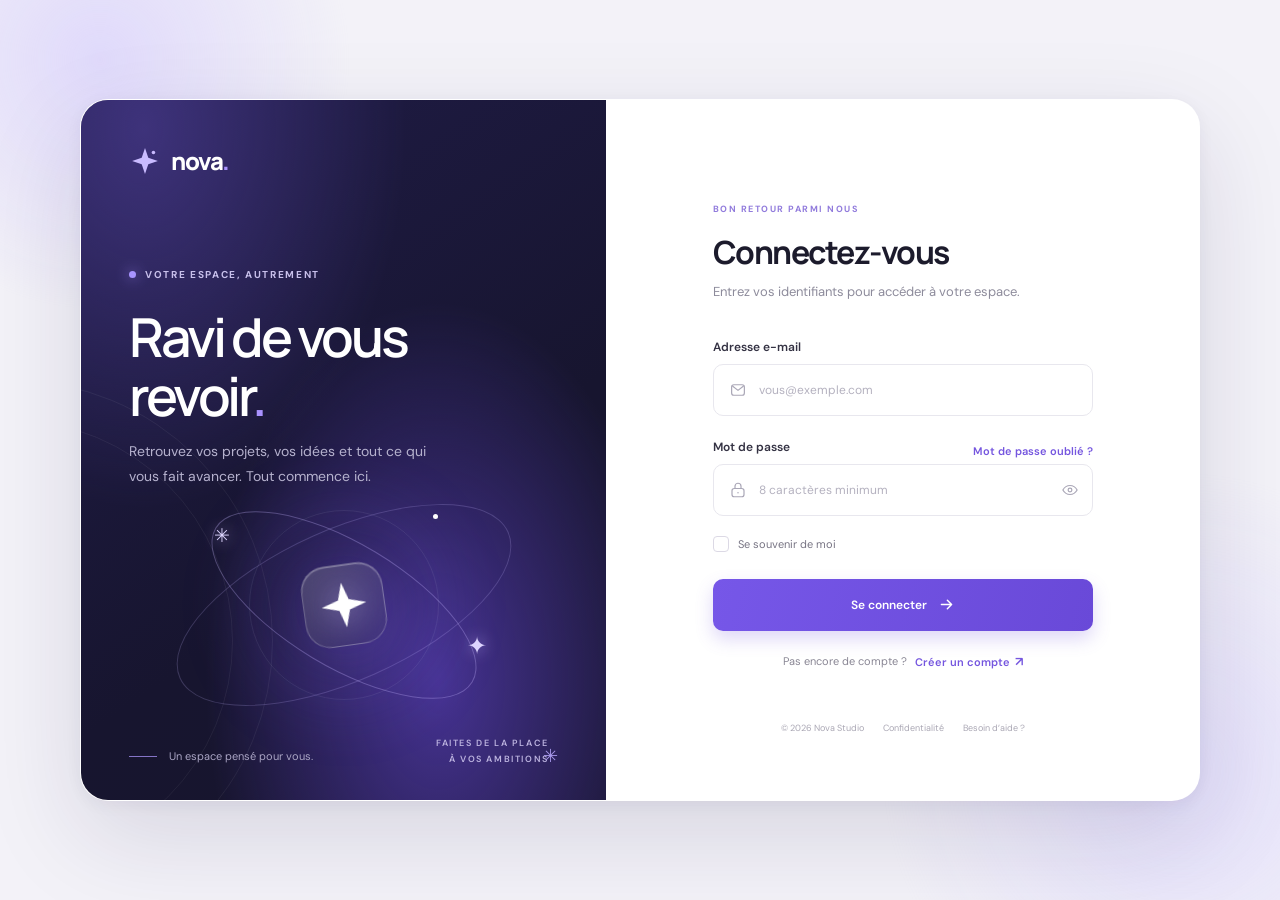
<file: connexion/index.html>
<!doctype html>
<html lang="fr">
  <head>
    <meta charset="UTF-8" />
    <meta name="viewport" content="width=device-width, initial-scale=1.0" />
    <meta name="theme-color" content="#111026" />
    <meta
      name="description"
      content="Connectez-vous à votre espace Nova."
    />
    <title>Connexion — Nova</title>
    <link rel="stylesheet" href="styles.css" />
    <script src="app.js" defer></script>
  </head>
  <body>
    <main class="page-shell">
      <div class="ambient ambient--one" aria-hidden="true"></div>
      <div class="ambient ambient--two" aria-hidden="true"></div>
      <div class="ambient ambient--three" aria-hidden="true"></div>

      <section class="login-layout" aria-label="Connexion à Nova">
        <aside class="welcome-panel">
          <a class="brand" href="#" aria-label="Nova, accueil">
            <span class="brand-mark" aria-hidden="true">
              <svg viewBox="0 0 36 36" fill="none">
                <path
                  d="M18 3.5 21.7 14.3 32.5 18l-10.8 3.7L18 32.5l-3.7-10.8L3.5 18l10.8-3.7L18 3.5Z"
                  fill="currentColor"
                />
                <circle cx="27.5" cy="8.5" r="2" fill="currentColor" />
              </svg>
            </span>
            <span>nova<span class="brand-period">.</span></span>
          </a>

          <div class="welcome-copy">
            <span class="eyebrow"><span class="eyebrow-dot"></span> VOTRE ESPACE, AUTREMENT</span>
            <h1>Ravi de vous<br />revoir<span class="heading-period">.</span></h1>
            <p>
              Retrouvez vos projets, vos idées et tout ce qui vous fait avancer.
              Tout commence ici.
            </p>
          </div>

          <div class="orbit-art" aria-hidden="true">
            <div class="orbit orbit--outer"></div>
            <div class="orbit orbit--middle"></div>
            <div class="orbit orbit--inner"></div>
            <div class="orbit-core">
              <svg viewBox="0 0 80 80" fill="none">
                <path
                  d="M40 9 47.4 32.6 71 40l-23.6 7.4L40 71l-7.4-23.6L9 40l23.6-7.4L40 9Z"
                  fill="url(#core-gradient)"
                />
                <defs>
                  <linearGradient id="core-gradient" x1="13" y1="13" x2="67" y2="67">
                    <stop stop-color="#fff" />
                    <stop offset="1" stop-color="#B9A6FF" />
                  </linearGradient>
                </defs>
              </svg>
            </div>


            
            <span class="orbit-star orbit-star--one">✳</span>
            <span class="orbit-star orbit-star--two">✦</span>
            <span class="orbit-star orbit-star--three"></span>
            <span class="orbit-caption">FAITES DE LA PLACE<br />À VOS AMBITIONS</span>
          </div>

          <div class="welcome-footer">
            <span class="footer-line"></span>
            <span>Un espace pensé pour vous.</span>
            <span class="footer-sparkle" aria-hidden="true">✳</span>
          </div>
        </aside>

        <div class="form-panel">
          <div class="mobile-brand">
            <a class="brand" href="#" aria-label="Nova, accueil">
              <span class="brand-mark" aria-hidden="true">
                <svg viewBox="0 0 36 36" fill="none">
                  <path
                    d="M18 3.5 21.7 14.3 32.5 18l-10.8 3.7L18 32.5l-3.7-10.8L3.5 18l10.8-3.7L18 3.5Z"
                    fill="currentColor"
                  />
                  <circle cx="27.5" cy="8.5" r="2" fill="currentColor" />
                </svg>
              </span>
              <span>nova<span class="brand-period">.</span></span>
            </a>
          </div>

          <div class="form-content">
            <div class="form-heading">
              <span class="form-kicker">BON RETOUR PARMI NOUS</span>
              <h2>Connectez-vous</h2>
              <p>Entrez vos identifiants pour accéder à votre espace.</p>
            </div>

            <form class="login-form" id="login-form">
              <label class="field-label" for="email">Adresse e-mail</label>
              <div class="input-wrap">
                <svg class="input-icon" viewBox="0 0 24 24" fill="none" aria-hidden="true">
                  <rect x="3.5" y="5" width="17" height="14" rx="3" stroke="currentColor" stroke-width="1.6" />
                  <path d="m5 7 7 5.5L19 7" stroke="currentColor" stroke-width="1.6" stroke-linecap="round" stroke-linejoin="round" />
                </svg>
                <input
                  id="email"
                  name="email"
                  type="email"
                  placeholder="vous@exemple.com"
                  autocomplete="email"
                  required
                />
              </div>

              <div class="password-label-row">
                <label class="field-label" for="password">Mot de passe</label>
                <a class="text-link" href="#mot-de-passe">Mot de passe oublié ?</a>
              </div>
              <div class="input-wrap">
                <svg class="input-icon" viewBox="0 0 24 24" fill="none" aria-hidden="true">
                  <rect x="4" y="10" width="16" height="11" rx="3" stroke="currentColor" stroke-width="1.6" />
                  <path d="M8 10V7a4 4 0 1 1 8 0v3" stroke="currentColor" stroke-width="1.6" stroke-linecap="round" />
                  <circle cx="12" cy="15.5" r="1" fill="currentColor" />
                </svg>
                <input
                  id="password"
                  name="password"
                  type="password"
                  placeholder="8 caractères minimum"
                  autocomplete="current-password"
                  minlength="8"
                  required
                />
                <button
                  class="password-toggle"
                  type="button"
                  aria-label="Afficher le mot de passe"
                  aria-pressed="false"
                  aria-controls="password"
                >
                  <svg class="eye-icon" viewBox="0 0 24 24" fill="none" aria-hidden="true">
                    <path d="M2.5 12s3.4-6 9.5-6 9.5 6 9.5 6-3.4 6-9.5 6-9.5-6-9.5-6Z" stroke="currentColor" stroke-width="1.6" stroke-linejoin="round" />
                    <circle cx="12" cy="12" r="2.5" stroke="currentColor" stroke-width="1.6" />
                  </svg>
                </button>
              </div>

              <div class="form-options">
                <label class="remember-option">
                  <input type="checkbox" name="remember" />
                  <span class="custom-checkbox" aria-hidden="true">
                    <svg viewBox="0 0 16 16" fill="none">
                      <path d="m3.5 8 3 3 6-6" stroke="currentColor" stroke-width="2" stroke-linecap="round" stroke-linejoin="round" />
                    </svg>
                  </span>
                  <span>Se souvenir de moi</span>
                </label>
              </div>

              <button class="submit-button" type="submit">
                <span>Se connecter</span>
                <svg viewBox="0 0 20 20" fill="none" aria-hidden="true">
                  <path d="M4 10h12m-5-5 5 5-5 5" stroke="currentColor" stroke-width="1.7" stroke-linecap="round" stroke-linejoin="round" />
                </svg>
              </button>

              <p class="form-notice" id="form-notice" role="status" aria-live="polite"></p>
            </form>

            <div class="signup-prompt">
              <span>Pas encore de compte ?</span>
              <a class="text-link" href="#inscription">Créer un compte <span aria-hidden="true">↗</span></a>
            </div>
          </div>

          <footer class="form-footer">
            <span>© 2026 Nova Studio</span>
            <a href="#confidentialite">Confidentialité</a>
            <a href="#aide">Besoin d’aide ?</a>
          </footer>
        </div>
      </section>
    </main>
  </body>
</html>
</file>
<file: connexion/styles.css>
@import url("https://fonts.googleapis.com/css2?family=DM+Sans:wght@400;500;600;700&family=Manrope:wght@400;500;600;700;800&display=swap");

:root {
  color-scheme: light;
  font-family: "DM Sans", sans-serif;
  font-synthesis: none;
  text-rendering: optimizeLegibility;
  -webkit-font-smoothing: antialiased;
  -moz-osx-font-smoothing: grayscale;
  font-optical-sizing: auto;
  --ink: #1c1b2c;
  --muted: #8d8b9b;
  --purple: #7657e8;
  --purple-dark: #6546d6;
}

* {
  box-sizing: border-box;
}

body {
  min-width: 320px;
  min-height: 100vh;
  margin: 0;
  background: #f3f2f8;
  color: var(--ink);
}

button,
input {
  font: inherit;
}

button,
a,
input {
  -webkit-tap-highlight-color: transparent;
}

a {
  color: inherit;
  text-decoration: none;
}

.page-shell {
  position: relative;
  display: grid;
  min-height: 100vh;
  overflow: hidden;
  place-items: center;
  padding: 48px;
  isolation: isolate;
}

.ambient {
  position: absolute;
  z-index: -1;
  border-radius: 50%;
  filter: blur(1px);
  pointer-events: none;
}

.ambient--one {
  top: -200px;
  left: -160px;
  width: 520px;
  height: 520px;
  background: radial-gradient(circle, rgb(203 191 255 / 48%), transparent 68%);
  animation: ambient-drift 16s ease-in-out infinite alternate;
}

.ambient--two {
  right: -210px;
  bottom: -180px;
  width: 620px;
  height: 620px;
  background: radial-gradient(circle, rgb(208 200 255 / 44%), transparent 68%);
  animation: ambient-drift 19s ease-in-out -5s infinite alternate-reverse;
}

.ambient--three {
  top: 14%;
  right: 12%;
  width: 250px;
  height: 250px;
  background: radial-gradient(circle, rgb(255 255 255 / 82%), transparent 70%);
  animation: ambient-drift 22s ease-in-out -3s infinite alternate;
}

.login-layout {
  display: grid;
  grid-template-columns: minmax(390px, 0.94fr) minmax(500px, 1.06fr);
  width: min(1120px, 100%);
  min-height: 700px;
  overflow: hidden;
  border: 1px solid rgb(255 255 255 / 80%);
  border-radius: 28px;
  background: #fff;
  box-shadow: 0 35px 100px rgb(34 25 72 / 13%), 0 4px 16px rgb(34 25 72 / 5%);
  animation: card-enter 850ms cubic-bezier(0.2, 0.75, 0.25, 1) both;
}

.welcome-panel {
  position: relative;
  display: flex;
  min-height: 700px;
  flex-direction: column;
  overflow: hidden;
  padding: 44px 48px 32px;
  color: #fff;
  background:
    radial-gradient(ellipse at 68% 83%, rgb(91 64 191 / 70%), transparent 46%),
    radial-gradient(ellipse at 12% 4%, rgb(92 73 176 / 50%), transparent 40%),
    linear-gradient(145deg, #201c48 0%, #17152f 60%, #17152d 100%);
}

.welcome-panel::before,
.welcome-panel::after {
  position: absolute;
  width: 520px;
  height: 520px;
  border: 1px solid rgb(255 255 255 / 6%);
  border-radius: 50%;
  content: "";
  pointer-events: none;
}

.welcome-panel::before {
  top: 280px;
  left: -330px;
}

.welcome-panel::after {
  top: 320px;
  left: -290px;
  width: 440px;
  height: 440px;
}

.brand {
  position: relative;
  z-index: 1;
  display: inline-flex;
  width: fit-content;
  align-items: center;
  gap: 10px;
  font-family: "Manrope", sans-serif;
  font-size: 24px;
  font-weight: 800;
  letter-spacing: -1.5px;
}

.brand-mark {
  display: grid;
  width: 32px;
  height: 32px;
  color: #c9bbff;
  place-items: center;
}

.brand-mark svg {
  width: 100%;
}

.brand-period,
.heading-period {
  color: #a992ff;
}

.welcome-copy {
  position: relative;
  z-index: 1;
  margin-top: 85px;
  animation: copy-enter 800ms 180ms both;
}

.eyebrow,
.form-kicker {
  display: inline-flex;
  align-items: center;
  gap: 9px;
  font-size: 10px;
  font-weight: 700;
  letter-spacing: 1.65px;
}

.eyebrow {
  color: #c8c0eb;
}

.eyebrow-dot {
  width: 7px;
  height: 7px;
  border-radius: 50%;
  background: #a894ff;
  box-shadow: 0 0 14px rgb(168 148 255 / 90%);
  animation: dot-pulse 2.4s ease-in-out infinite;
}

.welcome-copy h1 {
  margin: 24px 0 14px;
  font-family: "Manrope", sans-serif;
  font-size: clamp(42px, 4.2vw, 56px);
  font-weight: 600;
  letter-spacing: -3.4px;
  line-height: 1.1;
}

.welcome-copy p {
  max-width: 330px;
  margin: 0;
  color: #b6b2ce;
  font-size: 14px;
  line-height: 1.8;
}

.orbit-art {
  position: absolute;
  top: 340px;
  left: 50%;
  width: 410px;
  height: 330px;
  transform: translateX(-50%);
}

.orbit {
  position: absolute;
  top: 50%;
  left: 50%;
  border: 1px solid rgb(198 184 255 / 21%);
  border-radius: 50%;
  transform: translate(-50%, -50%);
}

.orbit--outer {
  width: 360px;
  height: 152px;
  transform: translate(-50%, -50%) rotate(-24deg);
  animation: orbit-turn 18s linear infinite;
}

.orbit--middle {
  width: 300px;
  height: 124px;
  border-color: rgb(198 184 255 / 32%);
  transform: translate(-50%, -50%) rotate(31deg);
  animation: orbit-turn-reverse 23s linear infinite;
}

.orbit--inner {
  width: 190px;
  height: 190px;
  border-color: rgb(198 184 255 / 12%);
  box-shadow: 0 0 80px rgb(133 104 239 / 14%), inset 0 0 65px rgb(133 104 239 / 9%);
}

.orbit-core {
  position: absolute;
  top: 50%;
  left: 50%;
  display: grid;
  width: 82px;
  height: 82px;
  border: 1px solid rgb(255 255 255 / 24%);
  border-radius: 25px;
  background: linear-gradient(145deg, rgb(255 255 255 / 18%), rgb(255 255 255 / 4%));
  box-shadow: 0 10px 60px rgb(147 116 255 / 26%), inset 0 1px 1px rgb(255 255 255 / 34%);
  place-items: center;
  transform: translate(-50%, -50%) rotate(-8deg);
  backdrop-filter: blur(8px);
  animation: core-float 5s ease-in-out infinite;
}

.orbit-core svg {
  width: 58px;
  filter: drop-shadow(0 0 15px rgb(210 196 255 / 55%));
}

.orbit-star {
  position: absolute;
  color: #ded5ff;
  text-shadow: 0 0 16px rgb(202 184 255 / 80%);
  animation: star-twinkle 3s ease-in-out infinite;
}

.orbit-star--one {
  top: 83px;
  left: 75px;
  font-size: 19px;
}

.orbit-star--two {
  top: 190px;
  right: 62px;
  font-size: 24px;
  animation-delay: 1.1s;
}

.orbit-star--three {
  top: 74px;
  right: 111px;
  width: 5px;
  height: 5px;
  border-radius: 50%;
  background: white;
  animation-delay: 0.5s;
}

.orbit-caption {
  position: absolute;
  right: 0;
  bottom: 3px;
  color: #bcb3df;
  font-size: 9px;
  font-weight: 600;
  letter-spacing: 1.6px;
  line-height: 1.7;
  text-align: right;
}

.welcome-footer {
  position: relative;
  z-index: 1;
  display: flex;
  align-items: center;
  gap: 12px;
  margin-top: auto;
  color: #aaa5c4;
  font-size: 11px;
}

.footer-line {
  width: 28px;
  height: 1px;
  background: #8574c7;
}

.footer-sparkle {
  margin-left: auto;
  color: #aa99ed;
  font-size: 18px;
}

.form-panel {
  display: flex;
  flex-direction: column;
  justify-content: center;
  padding: 58px clamp(48px, 7vw, 88px) 28px;
  background: #fff;
}

.mobile-brand {
  display: none;
}

.form-content {
  width: 100%;
  max-width: 380px;
  margin: 0 auto;
  animation: copy-enter 800ms 260ms both;
}

.form-heading {
  margin-bottom: 36px;
}

.form-kicker {
  color: #917bdc;
  font-size: 9px;
  letter-spacing: 1.5px;
}

.form-heading h2 {
  margin: 13px 0 8px;
  font-family: "Manrope", sans-serif;
  font-size: 32px;
  font-weight: 700;
  letter-spacing: -1.5px;
}

.form-heading p {
  margin: 0;
  color: var(--muted);
  font-size: 13px;
  line-height: 1.6;
}

.login-form {
  display: flex;
  flex-direction: column;
}

.field-label {
  margin-bottom: 9px;
  color: #343243;
  font-size: 12px;
  font-weight: 600;
}

.password-label-row {
  display: flex;
  align-items: center;
  justify-content: space-between;
  margin-top: 23px;
}

.password-label-row .field-label {
  margin-bottom: 9px;
}

.text-link {
  color: #7556df;
  font-size: 11px;
  font-weight: 600;
  transition: color 180ms ease;
}

.text-link:hover {
  color: #5032bd;
}

.input-wrap {
  position: relative;
  display: flex;
  height: 52px;
  align-items: center;
  border: 1px solid #e8e7ee;
  border-radius: 10px;
  background: #fff;
  transition: border-color 180ms ease, box-shadow 180ms ease, background 180ms ease;
}

.input-wrap:focus-within {
  border-color: #9c86ef;
  background: #fefeff;
  box-shadow: 0 0 0 4px rgb(122 91 231 / 10%);
}

.input-icon {
  width: 18px;
  height: 18px;
  flex: none;
  margin-left: 15px;
  color: #aaa7b7;
}

.input-wrap input {
  width: 100%;
  height: 100%;
  min-width: 0;
  padding: 0 12px;
  border: 0;
  outline: 0;
  background: transparent;
  color: #302e3c;
  font-size: 12px;
}

.input-wrap input::placeholder {
  color: #b4b1bf;
}

.password-toggle {
  display: grid;
  width: 44px;
  height: 100%;
  flex: none;
  padding: 0;
  border: 0;
  border-radius: 0 10px 10px 0;
  background: transparent;
  color: #aaa7b7;
  cursor: pointer;
  place-items: center;
  transition: color 180ms ease;
}

.password-toggle:hover {
  color: #6d54c6;
}

.eye-icon {
  width: 18px;
  height: 18px;
}

.form-options {
  margin: 18px 0 24px;
}

.remember-option {
  display: inline-flex;
  align-items: center;
  gap: 9px;
  color: #777483;
  cursor: pointer;
  font-size: 11px;
  user-select: none;
}

.remember-option input {
  position: absolute;
  width: 1px;
  height: 1px;
  opacity: 0;
}

.custom-checkbox {
  display: grid;
  width: 16px;
  height: 16px;
  border: 1px solid #dcd9e5;
  border-radius: 4px;
  color: transparent;
  transition: background 160ms ease, border-color 160ms ease, box-shadow 160ms ease;
  place-items: center;
}

.custom-checkbox svg {
  width: 12px;
  height: 12px;
}

.remember-option input:checked + .custom-checkbox {
  border-color: var(--purple);
  background: var(--purple);
  color: #fff;
}

.remember-option input:focus-visible + .custom-checkbox {
  box-shadow: 0 0 0 4px rgb(122 91 231 / 15%);
}

.submit-button {
  display: flex;
  height: 52px;
  align-items: center;
  justify-content: center;
  gap: 11px;
  border: 0;
  border-radius: 10px;
  background: linear-gradient(105deg, #7657e8, #6949d8);
  box-shadow: 0 8px 18px rgb(112 82 219 / 23%);
  color: #fff;
  cursor: pointer;
  font-size: 12px;
  font-weight: 600;
  transition: transform 180ms ease, box-shadow 180ms ease, filter 180ms ease;
}

.submit-button:hover {
  box-shadow: 0 11px 24px rgb(112 82 219 / 33%);
  filter: brightness(1.05);
  transform: translateY(-2px);
}

.submit-button:active {
  box-shadow: 0 4px 10px rgb(112 82 219 / 20%);
  transform: translateY(0);
}

.submit-button:focus-visible,
.text-link:focus-visible,
.brand:focus-visible,
.password-toggle:focus-visible,
.form-footer a:focus-visible {
  outline: 3px solid rgb(122 91 231 / 45%);
  outline-offset: 3px;
}

.submit-button svg {
  width: 17px;
  height: 17px;
  transition: transform 180ms ease;
}

.submit-button:hover svg {
  transform: translateX(3px);
}

.form-notice {
  min-height: 18px;
  margin: 10px 0 0;
  color: #7058cb;
  font-size: 11px;
  line-height: 1.5;
}

.form-notice:empty {
  min-height: 0;
  margin-top: 0;
}

.signup-prompt {
  display: flex;
  align-items: center;
  justify-content: center;
  gap: 5px;
  margin-top: 22px;
  color: #898694;
  font-size: 11px;
}

.signup-prompt .text-link {
  margin-left: 3px;
}

.signup-prompt .text-link span {
  margin-left: 2px;
  font-size: 13px;
}

.form-footer {
  display: flex;
  align-items: center;
  justify-content: center;
  gap: 19px;
  margin-top: 52px;
  color: #aaa7b4;
  font-size: 9px;
}

.form-footer a {
  transition: color 180ms ease;
}

.form-footer a:hover {
  color: #6f56cc;
}

@keyframes card-enter {
  from {
    opacity: 0;
    transform: translateY(18px) scale(0.99);
  }

  to {
    opacity: 1;
    transform: translateY(0) scale(1);
  }
}

@keyframes copy-enter {
  from {
    opacity: 0;
    transform: translateY(12px);
  }

  to {
    opacity: 1;
    transform: translateY(0);
  }
}

@keyframes ambient-drift {
  to {
    transform: translate3d(35px, -24px, 0) scale(1.08);
  }
}

@keyframes orbit-turn {
  to {
    transform: translate(-50%, -50%) rotate(336deg);
  }
}

@keyframes orbit-turn-reverse {
  to {
    transform: translate(-50%, -50%) rotate(-329deg);
  }
}

@keyframes core-float {
  50% {
    margin-top: -8px;
  }
}

@keyframes star-twinkle {
  50% {
    opacity: 0.5;
    transform: scale(0.82) rotate(25deg);
  }
}

@keyframes dot-pulse {
  50% {
    box-shadow: 0 0 4px rgb(168 148 255 / 50%);
    opacity: 0.7;
  }
}

@media (max-width: 900px) {
  .page-shell {
    padding: 28px;
  }

  .login-layout {
    grid-template-columns: minmax(300px, 0.85fr) minmax(400px, 1.15fr);
    min-height: 650px;
  }

  .welcome-panel {
    min-height: 650px;
    padding-right: 35px;
    padding-left: 35px;
  }

  .welcome-copy {
    margin-top: 70px;
  }

  .orbit-art {
    top: 335px;
    transform: translateX(-50%) scale(0.86);
    transform-origin: top center;
  }

  .form-panel {
    padding-right: 42px;
    padding-left: 42px;
  }
}

@media (max-width: 700px) {
  .page-shell {
    min-height: 100svh;
    padding: 20px;
  }

  .login-layout {
    display: block;
    width: min(480px, 100%);
    min-height: auto;
    border-radius: 22px;
  }

  .welcome-panel {
    display: none;
  }

  .form-panel {
    min-height: 650px;
    padding: 30px clamp(25px, 8vw, 48px) 22px;
  }

  .mobile-brand {
    display: block;
    margin-bottom: 48px;
  }

  .mobile-brand .brand {
    color: #28233e;
  }

  .mobile-brand .brand-mark {
    color: #7657e8;
  }

  .form-content {
    margin: 0 auto;
  }

  .form-footer {
    flex-wrap: wrap;
    gap: 13px 18px;
    margin-top: auto;
    padding-top: 45px;
  }
}

@media (max-width: 380px) {
  .page-shell {
    padding: 12px;
  }

  .form-panel {
    min-height: 620px;
    padding-right: 22px;
    padding-left: 22px;
  }

  .form-heading h2 {
    font-size: 29px;
  }

  .signup-prompt {
    flex-wrap: wrap;
  }
}

@media (prefers-reduced-motion: reduce) {
  *,
  *::before,
  *::after {
    scroll-behavior: auto !important;
    animation-duration: 0.01ms !important;
    animation-iteration-count: 1 !important;
    transition-duration: 0.01ms !important;
  }
}
</file>
